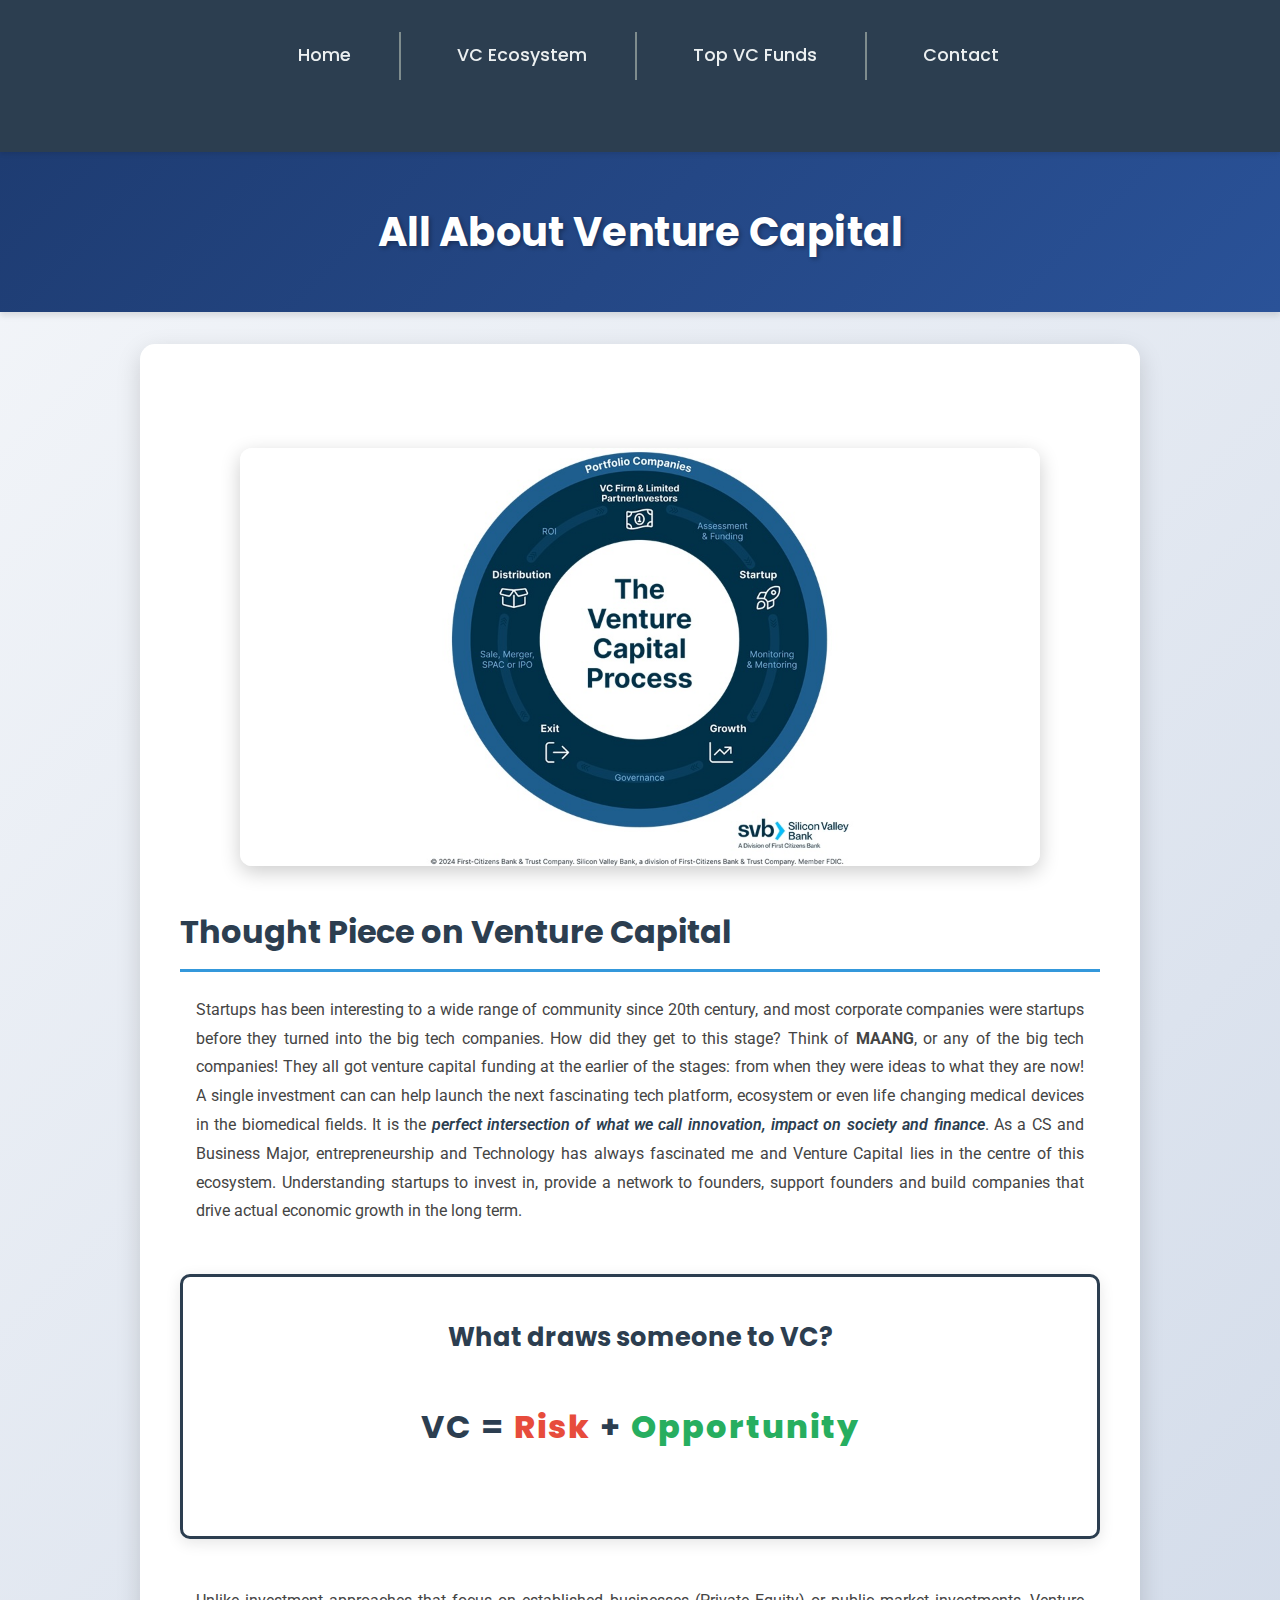
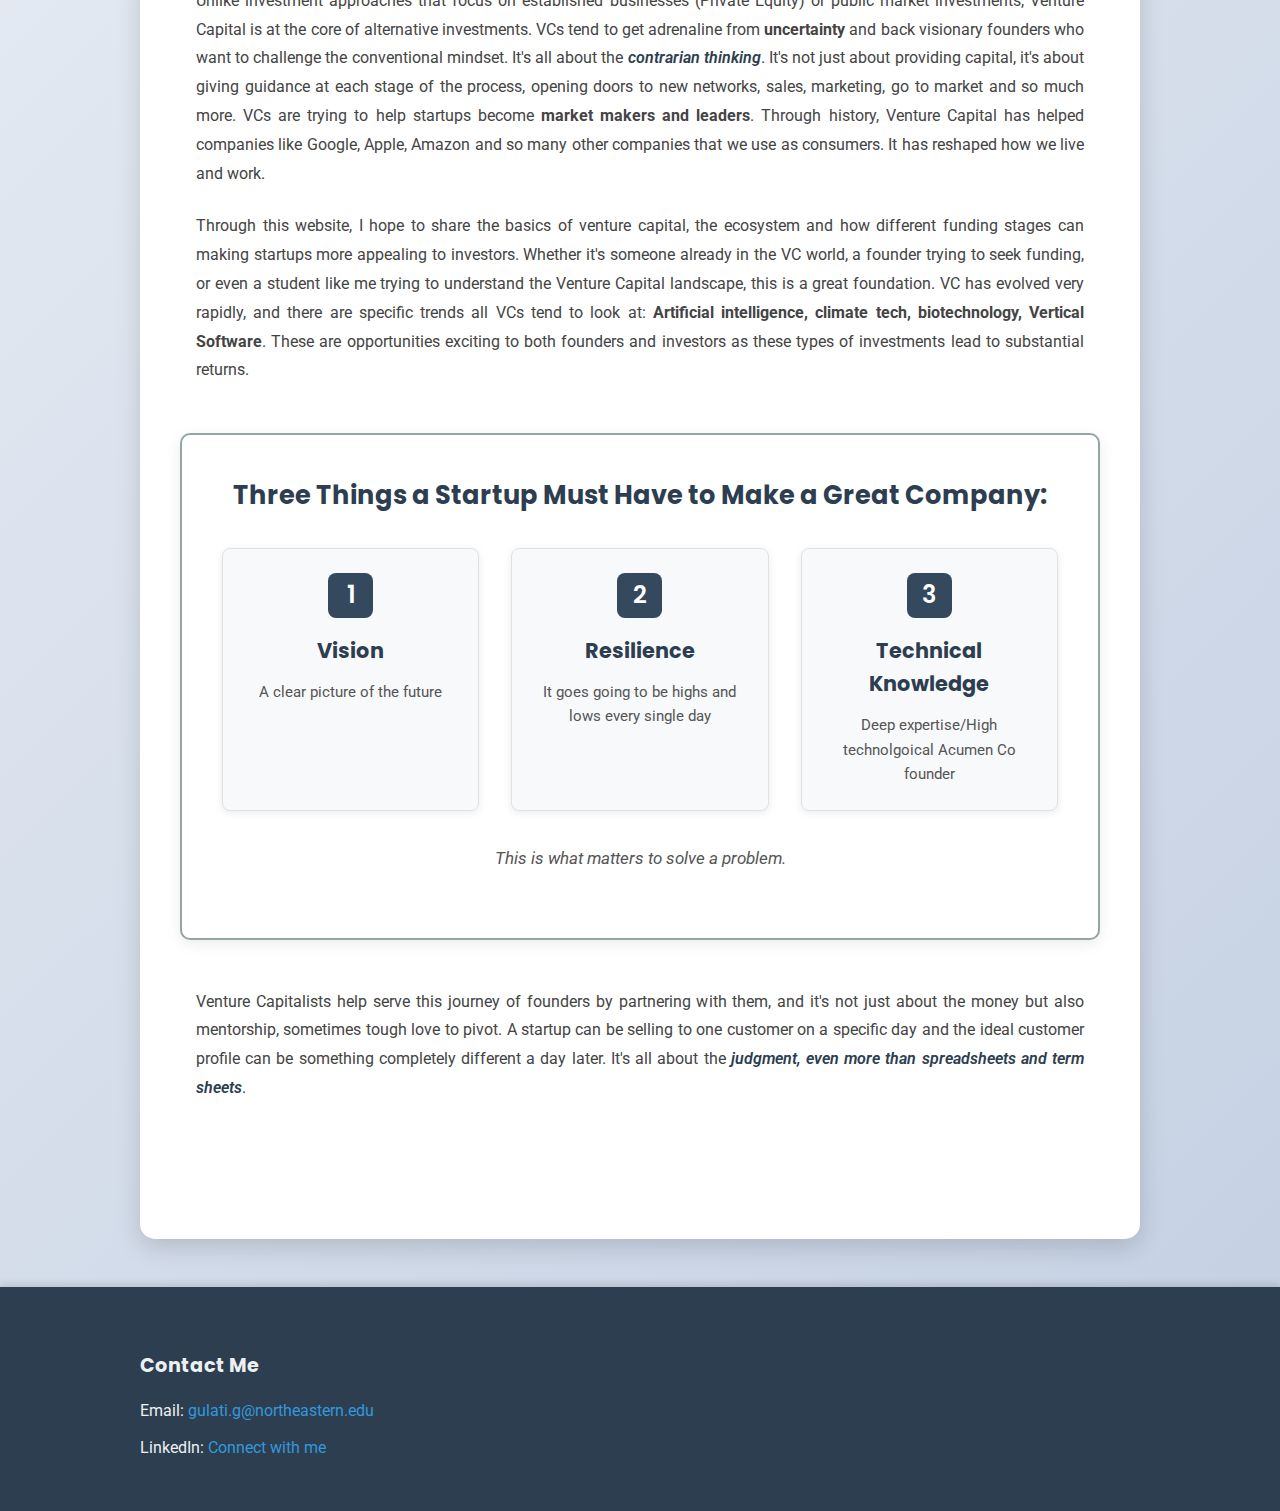
<file: index.html>
<!DOCTYPE html>
<html lang="en">
<head>
    <meta charset="UTF-8">
    <meta name="viewport" content="width=device-width, initial-scale=1.0">
    <title>Venture Capital Insights</title>
    <link rel="stylesheet" href="styles.css">
</head>
<body>
    <nav>
        <ul>
            <li><a href="index.html">Home</a></li>
            <li><a href="ecosystem.html">VC Ecosystem</a></li>
            <li><a href="top-funds.html">Top VC Funds</a></li>
            <li><a href="contact.html">Contact</a></li>
        </ul>
    </nav>

    <header>
        <h1>All About Venture Capital</h1>
    </header>

    <main>
        <section class="intro">
            <img src="images/venture-capital.jpg" alt="Venture Capital concept" class="main-image">
            
            <h2>Thought Piece on Venture Capital</h2>
            <p>
                Startups has been interesting to a wide range of community since 20th century, and most corporate
                companies were startups before they turned into the big tech companies. How did they get to this 
                stage? Think of <strong>MAANG</strong>, or any of the big tech companies! They all got venture capital funding at 
                the earlier of the stages: from when they were ideas to what they are now! A single investment can
                can help launch the next fascinating tech platform, ecosystem or even life changing medical devices
                in the biomedical fields. It is the <span class="highlight-text">perfect intersection of what we call innovation, impact on society
                and finance</span>. As a CS and Business Major, entrepreneurship and Technology has always fascinated me and 
                Venture Capital lies in the centre of this ecosystem. Understanding startups to invest in, provide a 
                network to founders, support founders and build companies that drive actual economic growth in the
                long term.
            </p>

            <div class="callout-box">
                <h3>What draws someone to VC?</h3>
                <p class="big-formula">VC = <span class="risk-text">Risk</span> + <span class="opportunity-text">Opportunity</span></p>
            </div>

            <p>
                Unlike investment approaches that focus on established businesses (Private Equity) or public
                market investments, Venture Capital is at the core of alternative investments. VCs tend to
                get adrenaline from <strong>uncertainty</strong> and back visionary founders who want to challenge the conventional
                mindset. It's all about the <span class="highlight-text">contrarian thinking</span>.
                It's not just about providing capital, it's about giving guidance at each stage of the process, opening
                doors to new networks, sales, marketing, go to market and so much more. VCs are trying to help startups
                become <strong>market makers and leaders</strong>. Through history, Venture Capital has helped companies like Google,
                Apple, Amazon and so many other companies that we use as consumers. It has reshaped how we live and work.
            </p>
            <p>
                Through this website, I hope to share the basics of venture capital, the ecosystem and how different
                funding stages can making startups more appealing to investors. Whether it's someone already in the 
                VC world, a founder trying to seek funding, or even a student like me trying to understand the Venture
                Capital landscape, this is a great foundation. VC has evolved very rapidly, and there are specific trends
                all VCs tend to look at: <strong>Artificial intelligence, climate tech, biotechnology, Vertical Software</strong>. These are
                opportunities exciting to both founders and investors as these types of investments lead to substantial returns.
            </p>

            <div class="key-points-box">
                <h3>Three Things a Startup Must Have to Make a Great Company:</h3>
                <div class="points-grid">
                    <div class="point-card">
                        <div class="point-number">1</div>
                        <h4>Vision</h4>
                        <p>A clear picture of the future</p>
                    </div>
                    <div class="point-card">
                        <div class="point-number">2</div>
                        <h4>Resilience</h4>
                        <p>It goes going to be highs and lows every single day</p>
                    </div>
                    <div class="point-card">
                        <div class="point-number">3</div>
                        <h4>Technical Knowledge</h4>
                        <p>Deep expertise/High technolgoical Acumen Co founder</p>
                    </div>
                </div>
                <p class="center-text"><em>This is what matters to solve a problem.</em></p>
            </div>

            <p>
                Venture Capitalists help serve this journey of founders by partnering with them, and it's 
                not just about the money but also mentorship, sometimes tough love to pivot. A startup can 
                be selling to one customer on a specific day and the ideal customer profile can be something
                completely different a day later. It's all about the <span class="highlight-text">judgment, even more than spreadsheets
                and term sheets</span>.
            </p>
        </section>
    </main>

    <footer>
        <div class="footer-content">
            <div class="footer-contact">
                <h4>Contact Me</h4>
                <p> Email: <a href="mailto:gulati.g@northeastern.edu">gulati.g@northeastern.edu</a></p>
                <p> LinkedIn: <a href="https://www.linkedin.com/in/garv-gulati/" target="_blank">Connect with me</a></p>
            </div>
        </div>
    </footer>
</body>
</html>
</file>
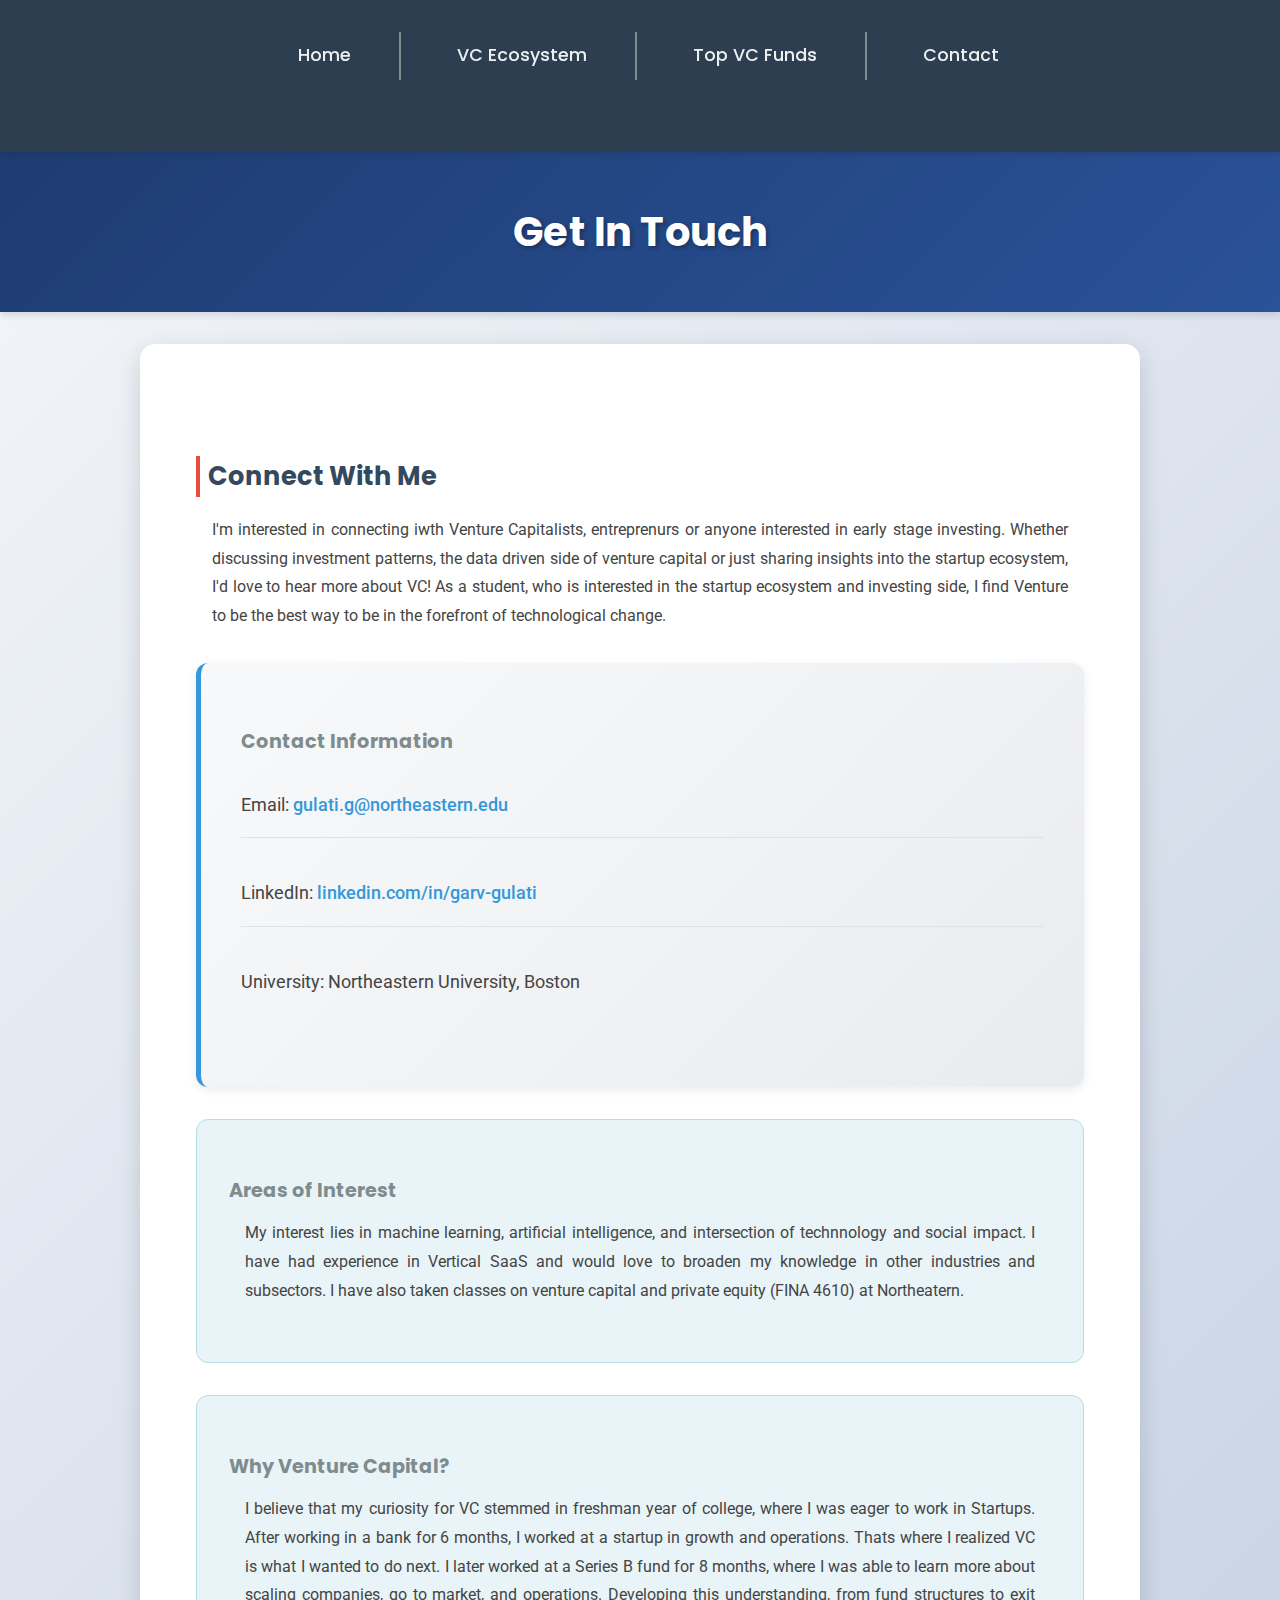
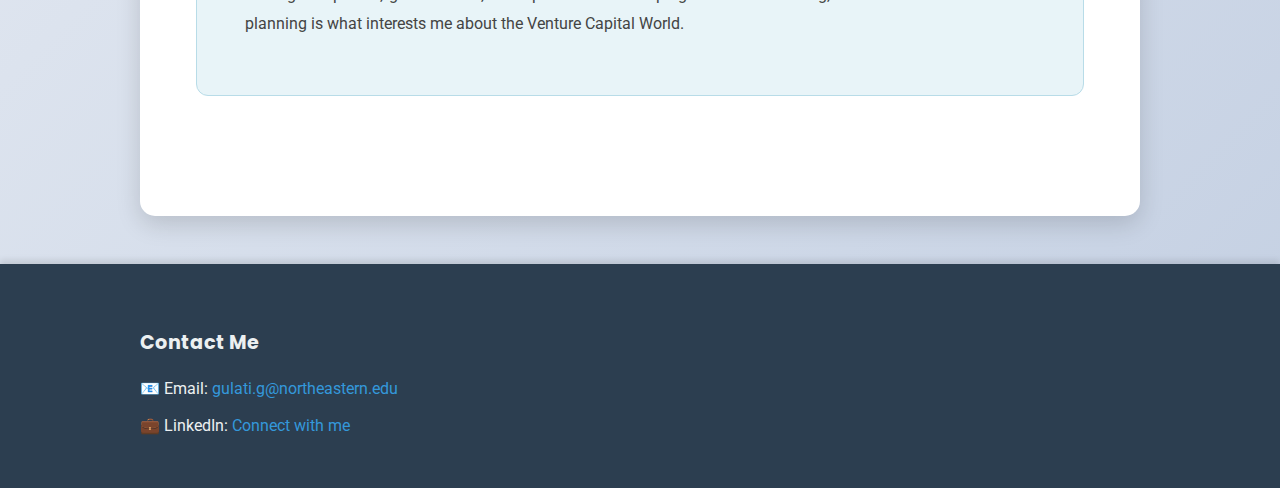
<file: contact.html>
<!DOCTYPE html>
<html lang="en">
<head>
    <meta charset="UTF-8">
    <meta name="viewport" content="width=device-width, initial-scale=1.0">
    <title>Contact - Venture Capital Insights</title>
    <link rel="stylesheet" href="styles.css">
</head>
<body>
    <nav>
        <ul>
            <li><a href="index.html">Home</a></li>
            <li><a href="ecosystem.html">VC Ecosystem</a></li>
            <li><a href="top-funds.html">Top VC Funds</a></li>
            <li><a href="contact.html">Contact</a></li>
        </ul>
    </nav>

    <header>
        <h1>Get In Touch</h1>
    </header>

    <main>
        <section class="contact-section">
            <h3>Connect With Me</h3>
            <p>
                I'm interested in connecting iwth Venture Capitalists, entreprenurs or anyone interested in 
                early stage investing. Whether discussing investment patterns, the data driven side of venture capital
                or just sharing insights into the startup ecosystem, I'd love to hear more about VC! As a student, who is 
                interested in the startup ecosystem and investing side, I find Venture to be the best way to be in the forefront 
                of technological change.
            </p>

            <div class="contact-info">
                <h4>Contact Information</h4>
                <ul class="contact-list">
                    <li>Email: <a href="mailto:gulati.g@northeastern.edu">gulati.g@northeastern.edu</a></li>
                    <li>LinkedIn: <a href="https://www.linkedin.com/in/garv-gulati/" target="_blank">linkedin.com/in/garv-gulati</a></li>
                    <li>University: Northeastern University, Boston</li>
                </ul>
            </div>

            <div class="additional-info">
                <h4>Areas of Interest</h4>
                <p>
                    My interest lies in machine learning, artificial intelligence, and intersection of 
                    technnology and social impact. I have had experience in Vertical SaaS and would love to 
                    broaden my knowledge in other industries and subsectors. I have also taken classes on 
                    venture capital and private equity (FINA 4610) at Northeatern.
                </p>
            </div>

            <div class="additional-info">
                <h4>Why Venture Capital?</h4>
                <p>
                    I believe that my curiosity for VC stemmed in freshman year of college, where I was 
                    eager to work in Startups. After working in a bank for 6 months, I worked at a startup
                    in growth and operations. Thats where I realized VC is what I wanted to do next. I later
                    worked at a Series B fund for 8 months, where I was able to learn more about scaling companies,
                    go to market, and operations. Developing this understanding, from fund structures to exit planning
                    is what interests me about the Venture Capital World. 
                </p>
            </div>
        </section>
    </main>

    <footer>
        <div class="footer-content">
            <div class="footer-contact">
                <h4>Contact Me</h4>
                <p>📧 Email: <a href="mailto:gulati.g@northeastern.edu">gulati.g@northeastern.edu</a></p>
                <p>💼 LinkedIn: <a href="https://www.linkedin.com/in/garv-gulati/" target="_blank">Connect with me</a></p>
            </div>
        </div>
    </footer>
</body>
</html>
</file>
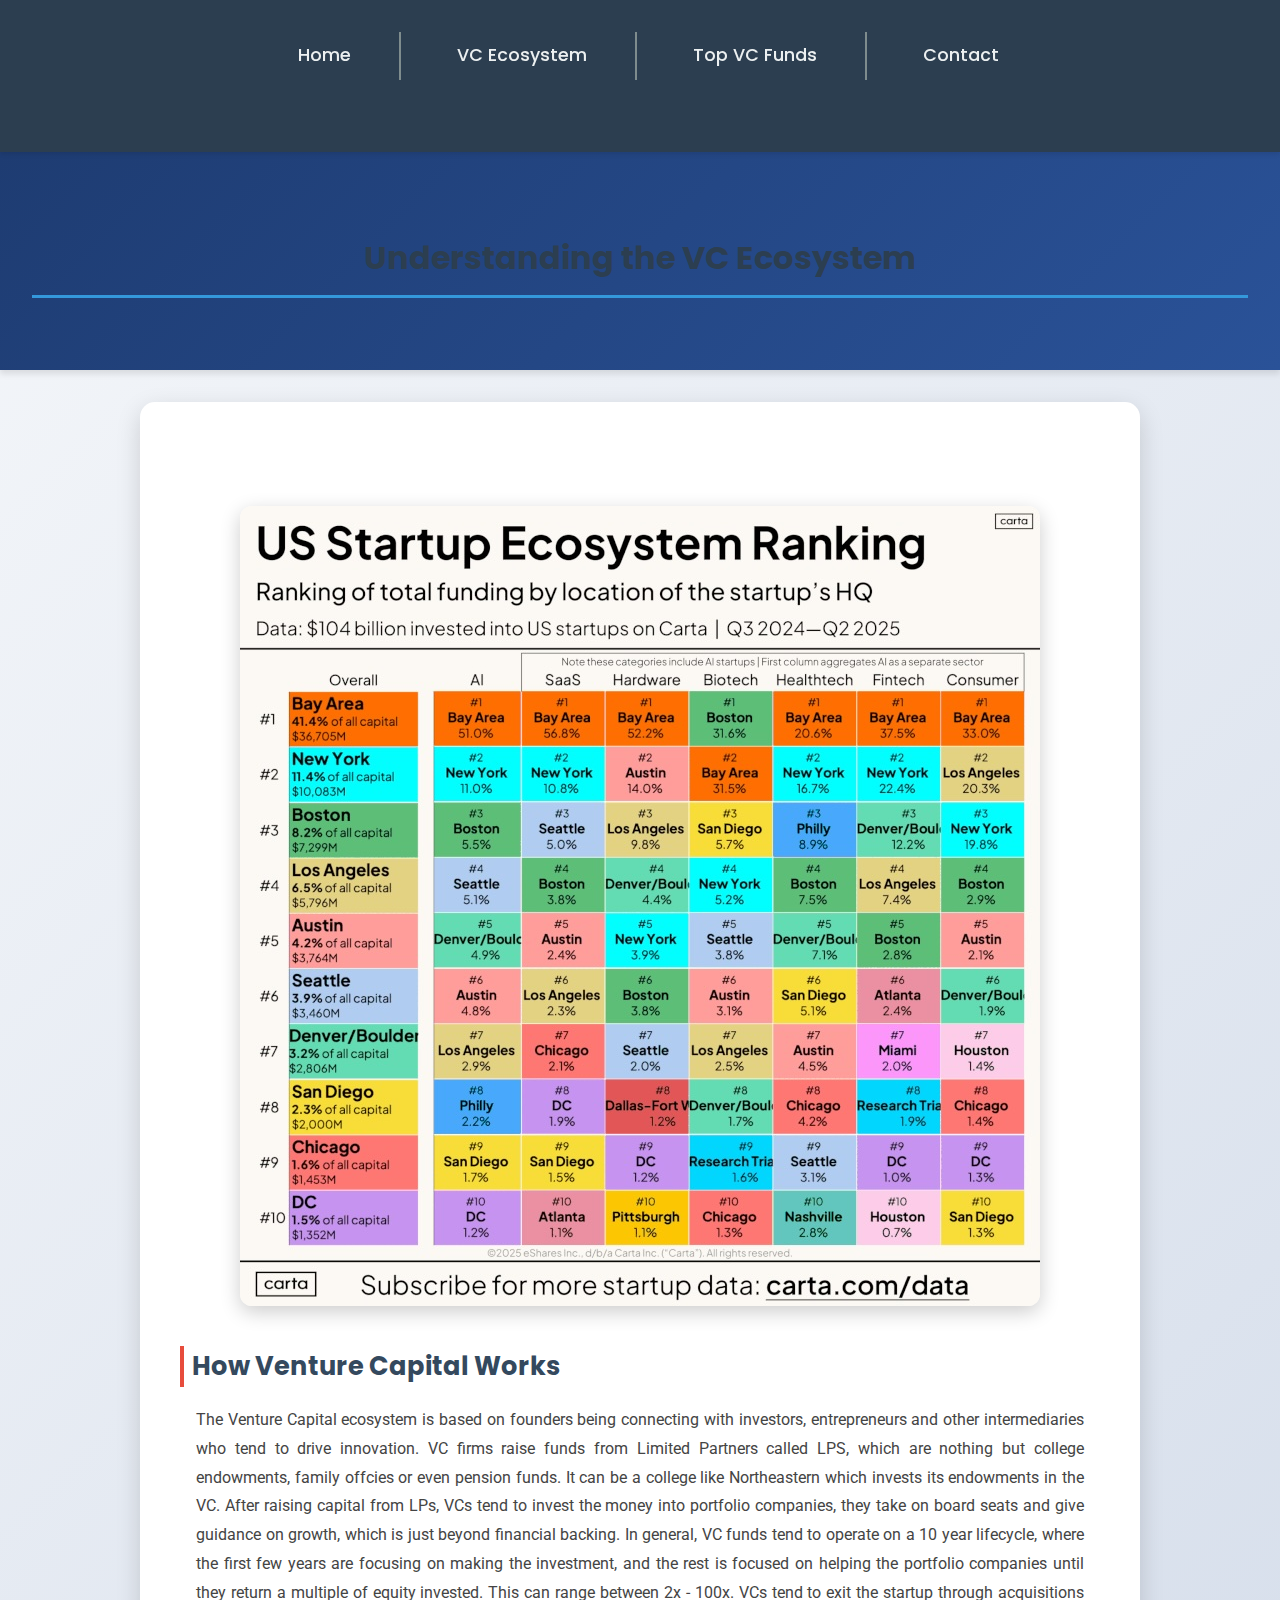
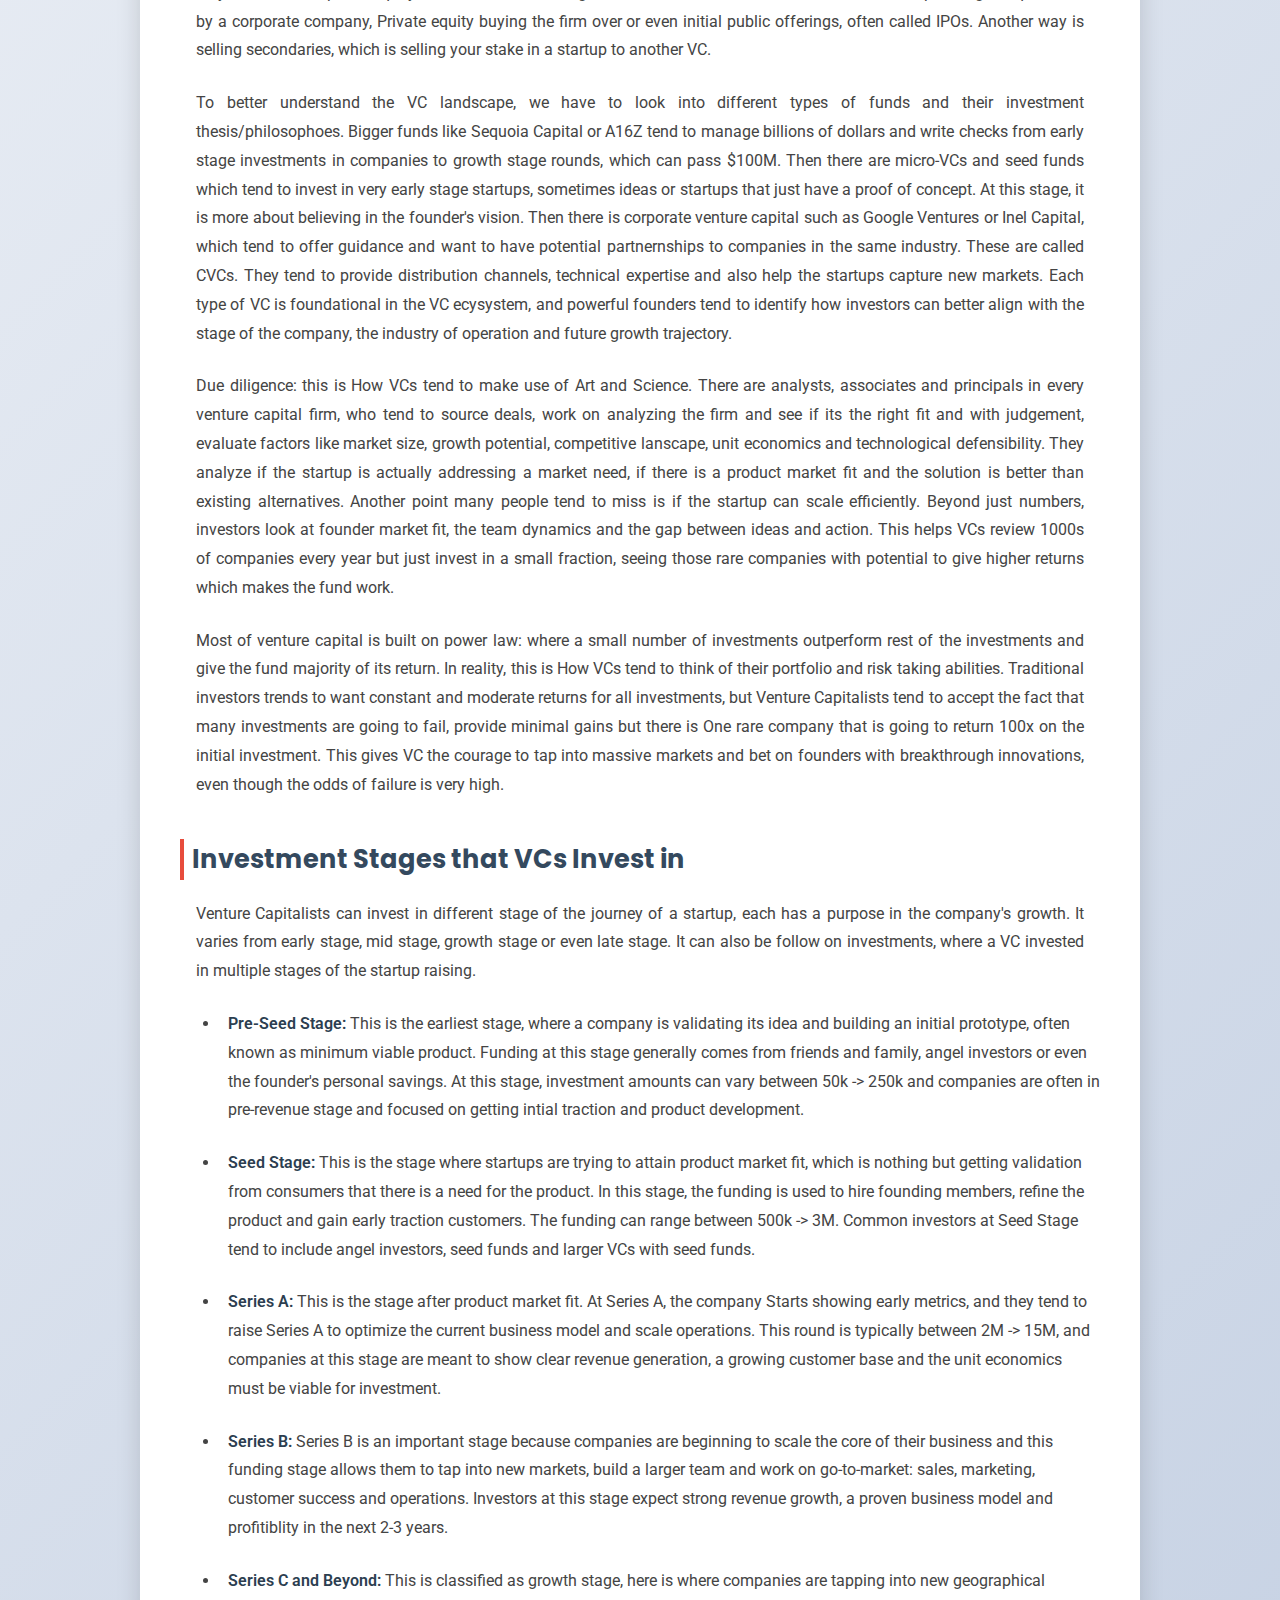
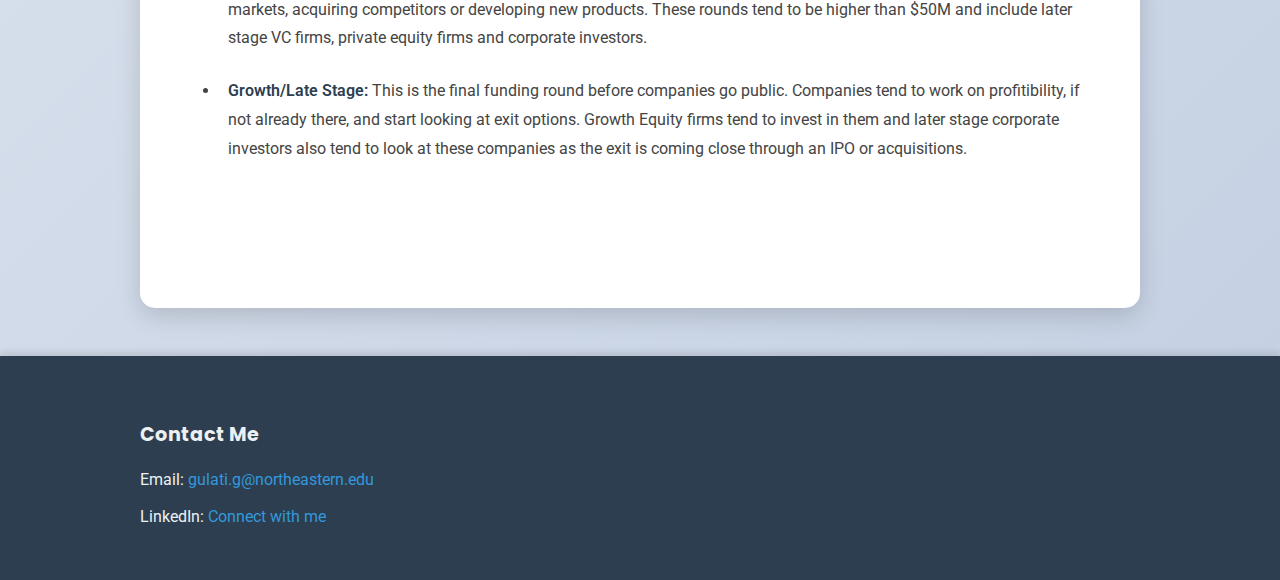
<file: ecosystem.html>
<!DOCTYPE html>
<html lang="en">
<head>
    <meta charset="UTF-8">
    <meta name="viewport" content="width=device-width, initial-scale=1.0">
    <title>VC Ecosystem - Venture Capital Insights</title>
    <link rel="stylesheet" href="styles.css">
</head>
<body>
    <nav>
        <ul>
            <li><a href="index.html">Home</a></li>
            <li><a href="ecosystem.html">VC Ecosystem</a></li>
            <li><a href="top-funds.html">Top VC Funds</a></li>
            <li><a href="contact.html">Contact</a></li>
        </ul>
    </nav>

    <header>
        <h2>Understanding the VC Ecosystem</h2>
    </header>

    <main>
        <section class="content">
            <img src="images/ecosystem.jpg" alt="VC Ecosystem diagram" class="content-image">
            
            <h3>How Venture Capital Works</h3>
            <p>
                The Venture Capital ecosystem is based on founders being connecting with investors, 
                entrepreneurs and other intermediaries who tend to drive innovation.
                VC firms raise funds from Limited Partners called LPS, which are nothing but college
                endowments, family offcies or even pension funds. It can be a college like Northeastern
                which invests its endowments in the VC. After raising capital from LPs, VCs tend to
                invest the money into portfolio companies, they take on board seats and give guidance on
                growth, which is just beyond financial backing. In general, VC funds tend to operate on a 
                10 year lifecycle, where the first few years are focusing on making the investment, and the
                rest is focused on helping the portfolio companies until they return a multiple of equity invested.
                This can range between 2x - 100x. VCs tend to exit the startup through acquisitions by a corporate
                company, Private equity buying the firm over or even initial public offerings, often called IPOs.
                Another way is selling secondaries, which is selling your stake in a startup to another VC.
            </p>
            <p>
                
                To better understand the VC landscape, we have to look into different types of funds and 
                their investment thesis/philosophoes. Bigger funds like Sequoia Capital or A16Z tend to
                manage billions of dollars and write checks from early stage investments in companies to 
                growth stage rounds, which can pass $100M. Then there are micro-VCs and seed funds which
                tend to invest in very early stage startups, sometimes ideas or startups that just have a 
                proof of concept. At this stage, it is more about believing in the founder's vision.
                Then there is corporate venture capital such as Google Ventures or Inel Capital,
                which tend to offer guidance and want to have potential partnernships to companies in the 
                same industry. These are called CVCs. They tend to provide distribution channels, technical
                expertise and also help the startups capture new markets. Each type of VC is foundational in 
                the VC ecysystem, and powerful founders tend to identify how investors can better align with
                the stage of the company, the industry of operation and future growth trajectory.
            </p>
            <p>
                Due diligence: this is How VCs tend to make use of Art and Science. There are analysts,
                associates and principals in every venture capital firm, who tend to source deals,
                work on analyzing the firm and see if its the right fit and with judgement, evaluate 
                factors like market size, growth potential, competitive lanscape, unit economics and 
                technological defensibility. They analyze if the startup is actually addressing a market need,
                if there is a product market fit and the solution is better than existing alternatives. 
                Another point many people tend to miss is if the startup can scale efficiently. Beyond just
                numbers, investors look at founder market fit, the team dynamics and the gap between ideas and 
                action. This helps VCs review 1000s of companies every year but just invest in a small fraction,
                seeing those rare companies with potential to give higher returns which makes the fund work.
            </p>
            <p>
                Most of venture capital is built on power law: where a small number of investments outperform
                rest of the investments and give the fund majority of its return. In reality, this is How
                VCs tend to think of their portfolio and risk taking abilities. Traditional investors trends
                to want constant and moderate returns for all investments, but Venture Capitalists tend to 
                accept the fact that many investments are going to fail, provide minimal gains but there is One
                rare company that is going to return 100x on the initial investment. This gives VC the courage to
                tap into massive markets and bet on founders with breakthrough innovations, even though the odds of 
                failure is very high.
            </p>

            <h3>Investment Stages that VCs Invest in</h3>
            <p>
                Venture Capitalists can invest in different stage of the journey of a startup, each has a purpose
                in the company's growth. It varies from early stage, mid stage, growth stage or even late stage. 
                It can also be follow on investments, where a VC invested in multiple stages of the startup raising.
            </p>

            <ul>
                <li>
                    <strong>Pre-Seed Stage:</strong> This is the earliest stage, where a company is validating
                    its idea and building an initial prototype, often known as minimum viable product. Funding 
                    at this stage generally comes from friends and family, angel investors or even the founder's
                    personal savings. At this stage, investment amounts can vary between 50k -> 250k and companies
                    are often in pre-revenue stage and focused on getting intial traction and product development.
                </li>
                <li>
                    <strong>Seed Stage:</strong> This is the stage where startups are trying to attain product market
                    fit, which is nothing but getting validation from consumers that there is a need for the product. 
                    In this stage, the funding is used to hire founding members, refine the product and gain early traction
                    customers. The funding can range between 500k -> 3M. Common investors at Seed Stage tend to include angel
                    investors, seed funds and larger VCs with seed funds.
                </li>
                <li>
                    <strong>Series A:</strong> This is the stage after product market fit. At Series A, the company Starts
                    showing early metrics, and they tend to raise Series A to optimize the current business model and scale
                    operations. This round is typically between 2M -> 15M, and companies at this stage are meant to show 
                    clear revenue generation, a growing customer base and the unit economics must be viable for investment.
                </li>
                <li>
                    <strong>Series B:</strong> Series B is an important stage because companies are beginning to scale the 
                    core of their business and this funding stage allows them to tap into new markets, build a larger team
                    and work on go-to-market: sales, marketing, customer success and operations. Investors at this stage
                    expect strong revenue growth, a proven business model and profitiblity in the next 2-3 years.
                </li>
                <li>
                    <strong>Series C and Beyond:</strong> This is classified as growth stage, here is where companies are 
                    tapping into new geographical markets, acquiring competitors or developing new products. These rounds
                    tend to be higher than $50M and include later stage VC firms, private equity firms and corporate investors.
                    
                </li>
                <li>
                    <strong>Growth/Late Stage:</strong> This is the final funding round before companies go public. 
                    Companies tend to work on profitibility, if not already there, and start looking at exit options.
                    Growth Equity firms tend to invest in them and later stage corporate investors also tend to look
                    at these companies as the exit is coming close through an IPO or acquisitions.
                    
                </li>
            </ul>
        </section>
    </main>

    <footer>
        <div class="footer-content">
            <div class="footer-contact">
                <h4>Contact Me</h4>
                <p> Email: <a href="mailto:gulati.g@northeastern.edu">gulati.g@northeastern.edu</a></p>
                <p> LinkedIn: <a href="https://www.linkedin.com/in/garv-gulati/" target="_blank">Connect with me</a></p>
            </div>
        </div>
    </footer>
</body>
</html>
</file>
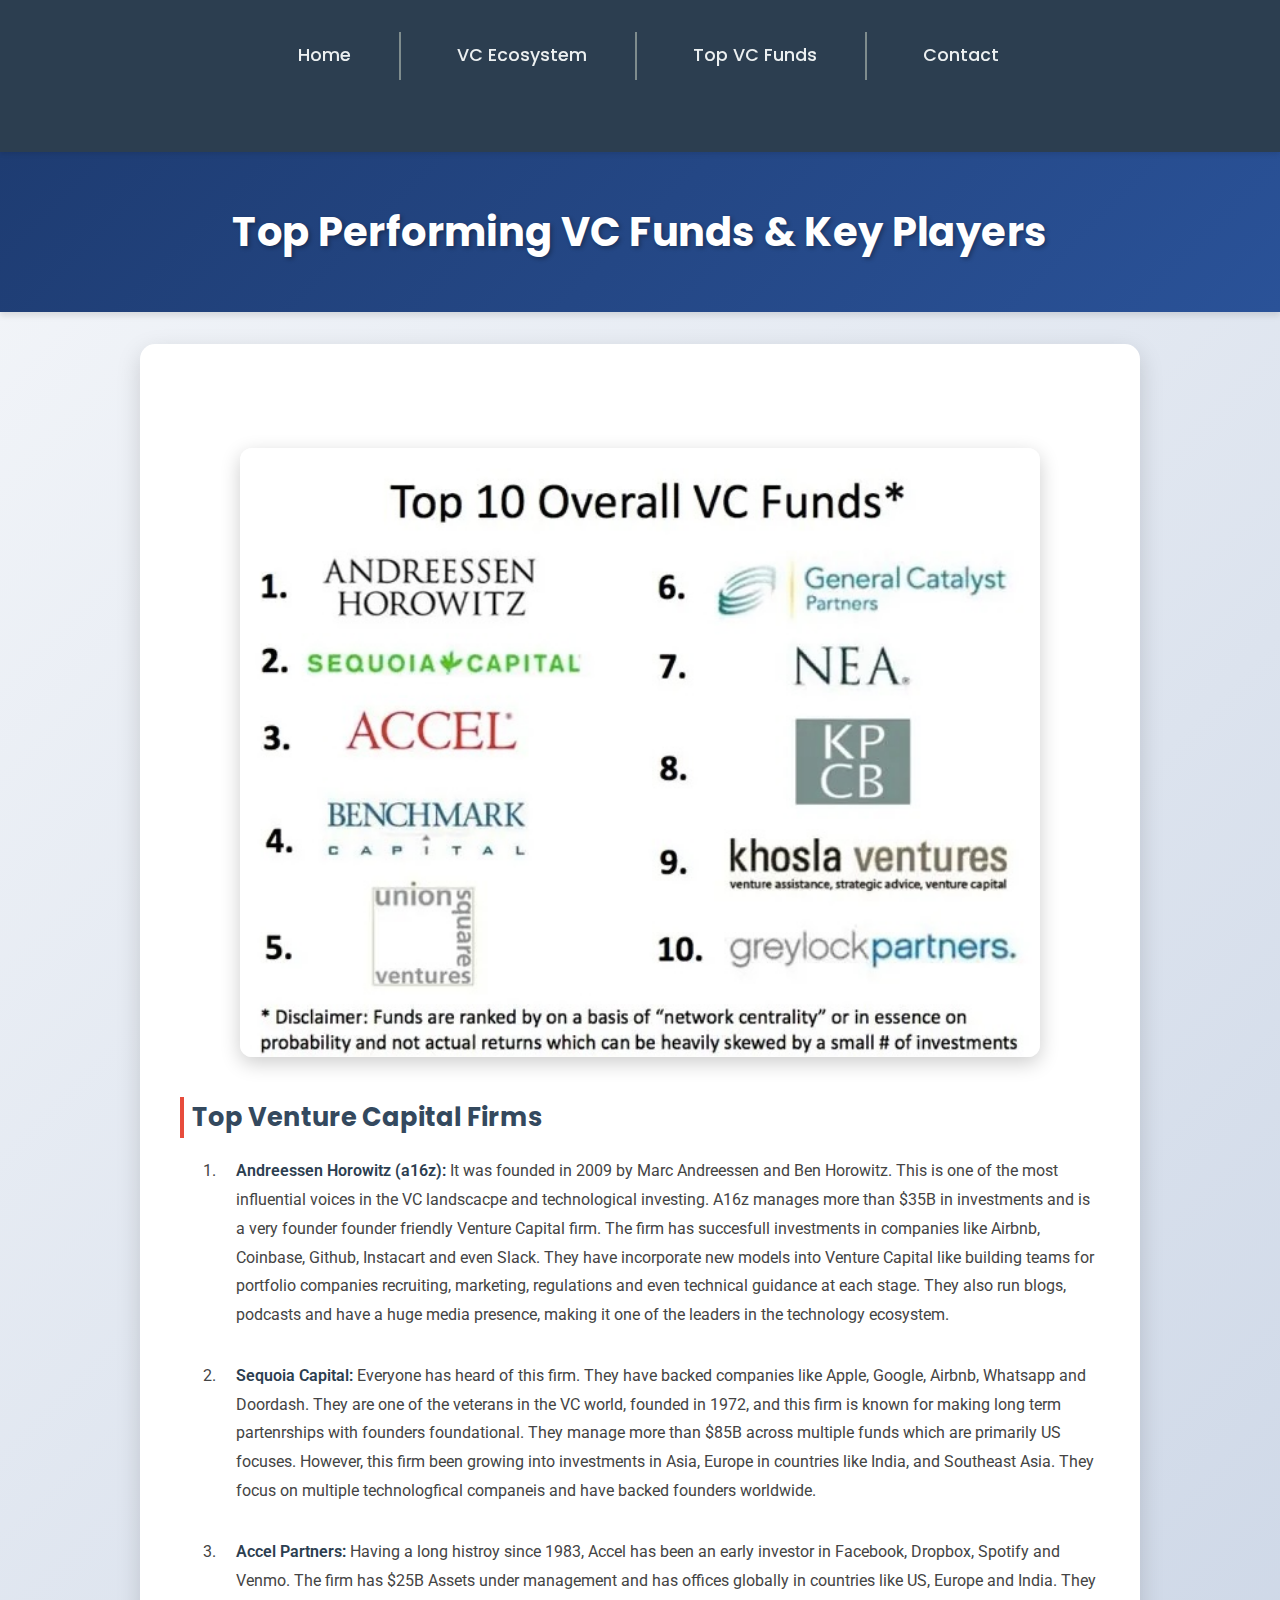
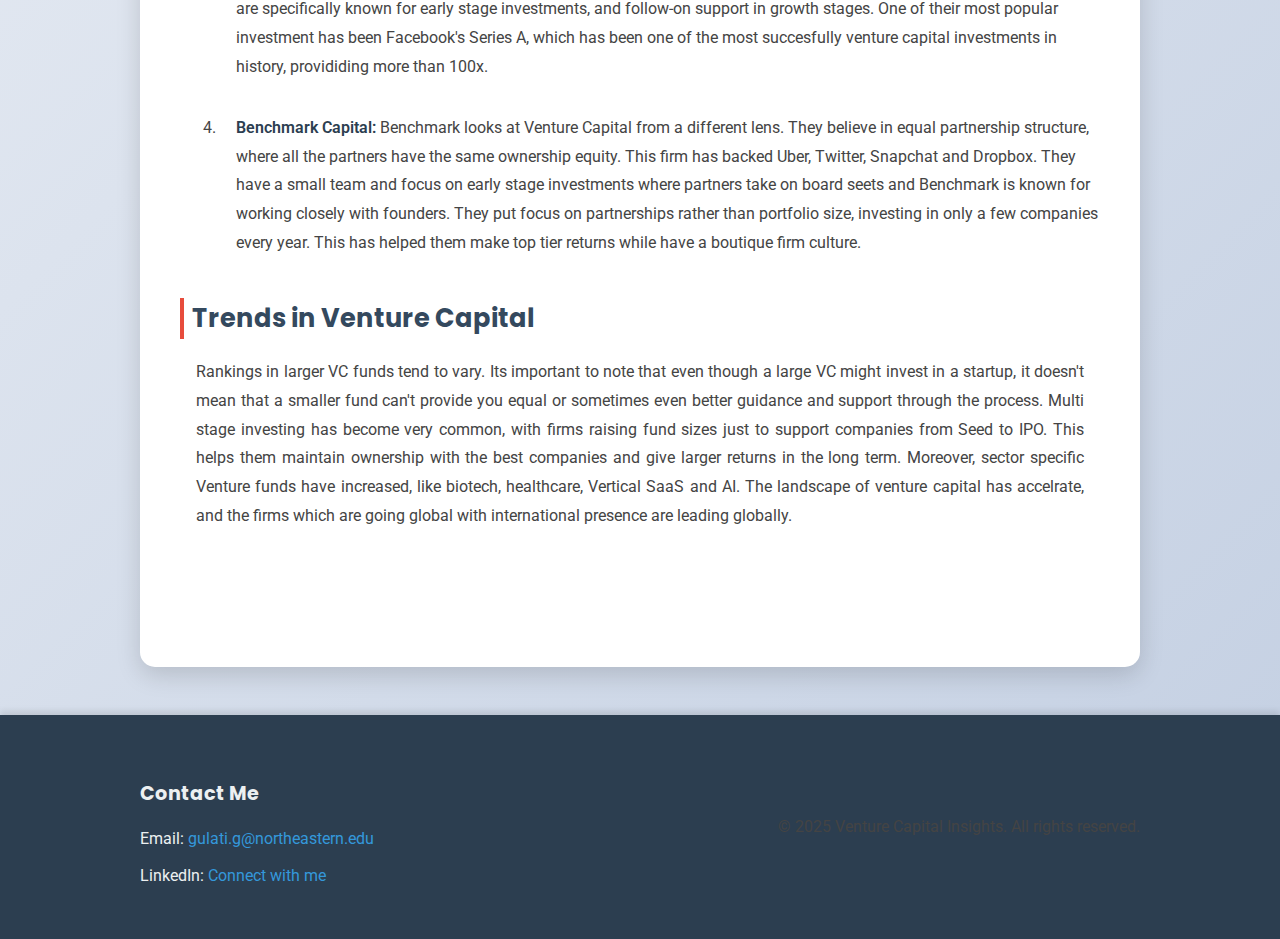
<file: top-funds.html>
<!DOCTYPE html>
<html lang="en">
<head>
    <meta charset="UTF-8">
    <meta name="viewport" content="width=device-width, initial-scale=1.0">
    <title>Top VC Funds - Venture Capital Insights</title>
    <link rel="stylesheet" href="styles.css">
</head>
<body>
    <nav>
        <ul>
            <li><a href="index.html">Home</a></li>
            <li><a href="ecosystem.html">VC Ecosystem</a></li>
            <li><a href="top-funds.html">Top VC Funds</a></li>
            <li><a href="contact.html">Contact</a></li>
        </ul>
    </nav>

    <header>
        <h1>Top Performing VC Funds & Key Players</h1>
    </header>

    <main>
        <section class="content">
            <img src="images/top-funds.jpg" alt="Top VC Funds" class="content-image">


            <h3>Top Venture Capital Firms</h3>
            <ol>
                <li>

                    <strong>Andreessen Horowitz (a16z):</strong> It was founded in 2009 by Marc Andreessen
                    and Ben Horowitz. This is one of the most influential voices in the VC landscacpe and 
                    technological investing. A16z manages more than $35B in investments and is a very founder founder
                    friendly Venture Capital firm. The firm has succesfull investments in companies like Airbnb,
                    Coinbase, Github, Instacart and even Slack. They have incorporate new models into Venture Capital
                    like building teams for portfolio companies recruiting, marketing, regulations and even technical guidance
                    at each stage. They also run blogs, podcasts and have a huge media presence, making it one of the leaders in
                    the technology ecosystem.

                </li>

                <li>
                    <strong>Sequoia Capital:</strong> Everyone has heard of this firm. They have backed companies like
                    Apple, Google, Airbnb, Whatsapp and Doordash. They are one of the veterans in the VC world, founded
                    in 1972, and this firm is known for making long term partenrships with founders foundational. They
                    manage more than $85B across multiple funds which are primarily US focuses. However, this firm been
                    growing into investments in Asia, Europe in countries like India, and Southeast Asia. They focus on 
                    multiple technologfical companeis and have backed founders worldwide.
                
                </li>
                <li>
                    <strong>Accel Partners:</strong> Having a long histroy since 1983, Accel has been an early investor in
                    Facebook, Dropbox, Spotify and Venmo. The firm has $25B Assets under management and has offices globally
                    in countries like US, Europe and India. They are specifically known for early stage investments, and follow-on
                    support in growth stages. One of their most popular investment has been Facebook's Series A, which has been one
                    of the most succesfully venture capital investments in history, provididing more than 100x.
                    
                </li>
                <li>
                    <strong>Benchmark Capital:</strong> Benchmark looks at Venture Capital from a different lens. They believe in
                    equal partnership structure, where all the partners have the same ownership equity. This firm has backed Uber,
                    Twitter, Snapchat and Dropbox. They have a small team and focus on early stage investments where partners take
                    on board seets and Benchmark is known for working closely with founders. They put focus on partnerships rather 
                    than portfolio size, investing in only a few companies every year. This has helped them make top tier returns
                    while have a boutique firm culture.
                </li>

            </ol>

            <h3>Trends in Venture Capital</h3>
            <p>
                Rankings in larger VC funds tend to vary. Its important to note that even though a large VC
                might invest in a startup, it doesn't mean that a smaller fund can't provide you equal or sometimes
                even better guidance and support through the process. Multi stage investing has become very common, with
                firms raising fund sizes just to support companies from Seed to IPO. This helps them maintain ownership with
                the best companies and give larger returns in the long term. Moreover, sector specific Venture funds have increased,
                like biotech, healthcare, Vertical SaaS and AI. The landscape of venture capital has accelrate, and the firms which
                are going global with international presence are leading globally.
            </p>
        </section>
    </main>

    <footer>
        <div class="footer-content">
            <div class="footer-contact">
                <h4>Contact Me</h4>
                <p> Email: <a href="mailto:gulati.g@northeastern.edu">gulati.g@northeastern.edu</a></p>
                <p> LinkedIn: <a href="https://www.linkedin.com/in/garv-gulati/" target="_blank">Connect with me</a></p>
            </div>
            <div class="footer-info">
                <p>&copy; 2025 Venture Capital Insights. All rights reserved.</p>
            </div>
        </div>
    </footer>
</body>
</html>
</file>
<file: styles.css>
@import url('https://fonts.googleapis.com/css2?family=Poppins:wght@300;400;600;700&family=Roboto:wght@300;400;500&display=swap');


* {
    margin: 0;
    padding: 0;
    box-sizing: border-box;
}


body {
    font-family: 'Roboto', Arial, sans-serif;
    line-height: 1.6;
    background: linear-gradient(135deg, #f5f7fa 0%, #c3cfe2 100%);
    color: #333;
    min-height: 100vh;
    display: flex;
    flex-direction: column;
}


nav {
    background-color: #2c3e50;
    padding: 1rem 0;
    box-shadow: 0 2px 5px rgba(0,0,0,0.1);
    position: sticky;
    top: 0;
    z-index: 1000;
}

nav ul {
    list-style: none;
    display: flex;
    justify-content: center;
    gap: 2rem;
    flex-wrap: wrap;
}

nav li {
    margin: 0;
}

nav li {
    margin: 0;
    border-right: 2px solid #7f8c8d;
    padding-right: 2rem;
}

nav li:last-child {
    border-right: none;
}

nav a {
    color: #ecf0f1;
    text-decoration: none;
    font-weight: 500;
    font-size: 1.1rem;
    transition: color 0.3s ease, transform 0.2s ease;
    font-family: 'Poppins', sans-serif;
    padding: 0.5rem 1rem;
    display: block;
}

nav a:hover {
    color: #3498db;
    transform: translateY(-2px);
}


header {
    background: linear-gradient(135deg, #1e3c72 0%, #2a5298 100%);
    color: white;
    text-align: center;
    padding: 3rem 2rem;
    margin-bottom: 2rem;
    box-shadow: 0 4px 6px rgba(0,0,0,0.1);
}

header h1 {
    font-family: 'Poppins', sans-serif;
    font-size: 2.5rem;
    font-weight: 700;
    text-shadow: 2px 2px 4px rgba(0,0,0,0.3);
    letter-spacing: 0.5px;
}


main {
    max-width: 1000px;
    margin: 0 auto 3rem auto;
    padding: 2.5rem;
    background-color: white;
    border-radius: 15px;
    box-shadow: 0 8px 25px rgba(0,0,0,0.15);
    flex: 1;
}


section {
    margin-bottom: 3rem;
}

.intro {
    padding: 1.5rem 0;
}

.content {
    padding: 1.5rem 0;
}


h2 {
    font-family: 'Poppins', sans-serif;
    color: #2c3e50;
    font-size: 2rem;
    margin-bottom: 1.5rem;
    margin-top: 2rem;
    padding-bottom: 0.75rem;
    border-bottom: 3px solid #3498db;
}

h3 {
    font-family: 'Poppins', sans-serif;
    color: #34495e;
    font-size: 1.6rem;
    margin-top: 2.5rem;
    margin-bottom: 1.2rem;
    padding-left: 0.5rem;
    border-left: 4px solid #e74c3c;
}

h4 {
    font-family: 'Poppins', sans-serif;
    color: #7f8c8d;
    font-size: 1.2rem;
    margin-top: 1.5rem;
    margin-bottom: 0.8rem;
}


p {
    margin-bottom: 1.5rem;
    text-align: justify;
    line-height: 1.8;
    padding: 0 1rem;
    color: #444;
}


.main-image, .content-image {
    width: 100%;
    max-width: 800px;
    height: auto;
    display: block;
    margin: 2.5rem auto;
    border-radius: 12px;
    box-shadow: 0 6px 20px rgba(0,0,0,0.2);
    transition: transform 0.3s ease, box-shadow 0.3s ease;
}

.main-image:hover, .content-image:hover {
    transform: scale(1.02);
    box-shadow: 0 8px 25px rgba(0,0,0,0.25);
}


ul, ol {
    margin-left: 2.5rem;
    margin-bottom: 2rem;
    margin-top: 1rem;
}

ul li, ol li {
    margin-bottom: 1.5rem;
    line-height: 1.8;
    padding-left: 0.5rem;
    color: #444;
}

ol li {
    padding-left: 1rem;
    margin-bottom: 2rem;
}

ul li strong, ol li strong {
    color: #2c3e50;
    font-weight: 600;
}


.contact-section {
    padding: 2rem 1rem;
}

.contact-info {
    background: linear-gradient(135deg, #f8f9fa 0%, #e9ecef 100%);
    padding: 2.5rem;
    border-radius: 12px;
    margin: 2rem 0;
    border-left: 5px solid #3498db;
    box-shadow: 0 3px 10px rgba(0,0,0,0.08);
}

.contact-list {
    list-style: none;
    margin-left: 0;
}

.contact-list li {
    padding: 1rem 0;
    font-size: 1.1rem;
    border-bottom: 1px solid #dee2e6;
}

.contact-list li:last-child {
    border-bottom: none;
}

.contact-list a {
    color: #3498db;
    text-decoration: none;
    font-weight: 500;
    transition: color 0.3s ease;
}

.contact-list a:hover {
    color: #2980b9;
    text-decoration: underline;
}

.additional-info {
    background-color: #e8f4f8;
    padding: 2rem;
    border-radius: 12px;
    margin-top: 2rem;
    border: 1px solid #b8dce8;
}


footer {
    background-color: #2c3e50;
    color: #ecf0f1;
    padding: 2.5rem 2rem;
    margin-top: auto;
    box-shadow: 0 -4px 6px rgba(0,0,0,0.1);
}

.footer-content {
    max-width: 1000px;
    margin: 0 auto;
    display: flex;
    justify-content: space-between;
    align-items: center;
    flex-wrap: wrap;
    gap: 2rem;
}

.footer-contact h4 {
    color: #ecf0f1;
    margin-bottom: 1rem;
    font-family: 'Poppins', sans-serif;
}

.footer-contact p {
    margin-bottom: 0.5rem;
    padding: 0;
    text-align: left;
    color: #ecf0f1;
}

.footer-contact a {
    color: #3498db;
    text-decoration: none;
    transition: color 0.3s ease;
}

.footer-contact a:hover {
    color: #5dade2;
    text-decoration: underline;
}

.footer-info {
    text-align: right;
}

.footer-info p {
    padding: 0;
    text-align: right;
    margin: 0;
}


@media (max-width: 768px) {
    main {
        padding: 1.5rem;
        margin: 1rem;
        border-radius: 10px;
    }
    
    header h1 {
        font-size: 1.8rem;
    }
    
    h2 {
        font-size: 1.6rem;
    }
    
    h3 {
        font-size: 1.3rem;
    }
    
    nav ul {
        flex-direction: column;
        gap: 0.5rem;
        text-align: center;
    }
    
    nav a {
        padding: 0.75rem;
    }
    
    p {
        padding: 0 0.5rem;
        text-align: left;
    }
    
    ul, ol {
        margin-left: 1.5rem;
    }
    
    .footer-content {
        flex-direction: column;
        text-align: center;
    }
    
    .footer-info {
        text-align: center;
    }
    
    .footer-contact p {
        text-align: center;
    }
    
    .footer-info p {
        text-align: center;
    }
}

@media (max-width: 480px) {
    header {
        padding: 2rem 1rem;
    }
    
    header h1 {
        font-size: 1.5rem;
    }
    
    main {
        padding: 1rem;
        margin: 0.5rem;
    }
    
    .contact-info {
        padding: 1.5rem;
    }
}


.highlight-text {
    font-weight: 600;
    color: #2c3e50;
    font-style: italic;
}


.callout-box {
    background: white;
    border: 3px solid #2c3e50;
    padding: 2.5rem;
    border-radius: 10px;
    margin: 3rem 0;
    text-align: center;
    box-shadow: 0 4px 15px rgba(0,0,0,0.1);
    transition: border-color 0.3s ease, box-shadow 0.3s ease;
}

.callout-box:hover {
    border-color: #16a085;
    box-shadow: 0 6px 20px rgba(22, 160, 133, 0.3);
}

.callout-box h3 {
    color: #2c3e50;
    margin: 0 0 1.5rem 0;
    padding: 0;
    border: none;
    font-size: 1.6rem;
    text-align: center;
}


.big-formula {
    font-size: 2rem;
    font-weight: 700;
    font-family: 'Poppins', sans-serif;
    margin: 1.5rem 0;
    padding: 1rem;
    letter-spacing: 2px;
    text-align: center;
    color: #2c3e50;
}

.risk-text {
    color: #e74c3c;
    font-weight: 800;
}

.opportunity-text {
    color: #27ae60;
    font-weight: 800;
}


.key-points-box {
    background: white;
    padding: 2.5rem;
    border-radius: 10px;
    margin: 3rem 0;
    border: 2px solid #95a5a6;
    box-shadow: 0 4px 15px rgba(0,0,0,0.08);
}

.key-points-box h3 {
    color: #2c3e50;
    text-align: center;
    margin: 0 0 2rem 0;
    padding: 0;
    border: none;
    font-size: 1.6rem;
}


.points-grid {
    display: grid;
    grid-template-columns: repeat(auto-fit, minmax(250px, 1fr));
    gap: 2rem;
    margin: 2rem 0;
}

.point-card {
    background: #f8f9fa;
    padding: 1.5rem;
    border-radius: 8px;
    box-shadow: 0 2px 8px rgba(0,0,0,0.08);
    text-align: center;
    transition: transform 0.2s ease, box-shadow 0.2s ease;
    border: 1px solid #dee2e6;
}

.point-card:hover {
    transform: translateY(-3px);
    box-shadow: 0 4px 12px rgba(0,0,0,0.12);
}

.point-number {
    background: #34495e;
    color: white;
    width: 45px;
    height: 45px;
    border-radius: 8px;
    display: flex;
    align-items: center;
    justify-content: center;
    font-size: 1.5rem;
    font-weight: 600;
    margin: 0 auto 1rem auto;
    font-family: 'Poppins', sans-serif;
}

.point-card h4 {
    color: #2c3e50;
    font-size: 1.3rem;
    margin: 1rem 0 0.8rem 0;
    font-family: 'Poppins', sans-serif;
}

.point-card p {
    color: #555;
    font-size: 0.95rem;
    line-height: 1.6;
    padding: 0;
    margin: 0;
    text-align: center;
}

.center-text {
    text-align: center;
    font-size: 1.05rem;
    color: #555;
    margin-top: 2rem;
}


@media (max-width: 768px) {
    .big-formula {
        font-size: 1.8rem;
    }
    
    .callout-box {
        padding: 1.5rem;
    }
    
    .key-points-box {
        padding: 1.5rem;
    }
    
    .points-grid {
        grid-template-columns: 1fr;
        gap: 1.5rem;
    }
    
    .point-number {
        width: 50px;
        height: 50px;
        font-size: 1.6rem;
    }
}
</file>
